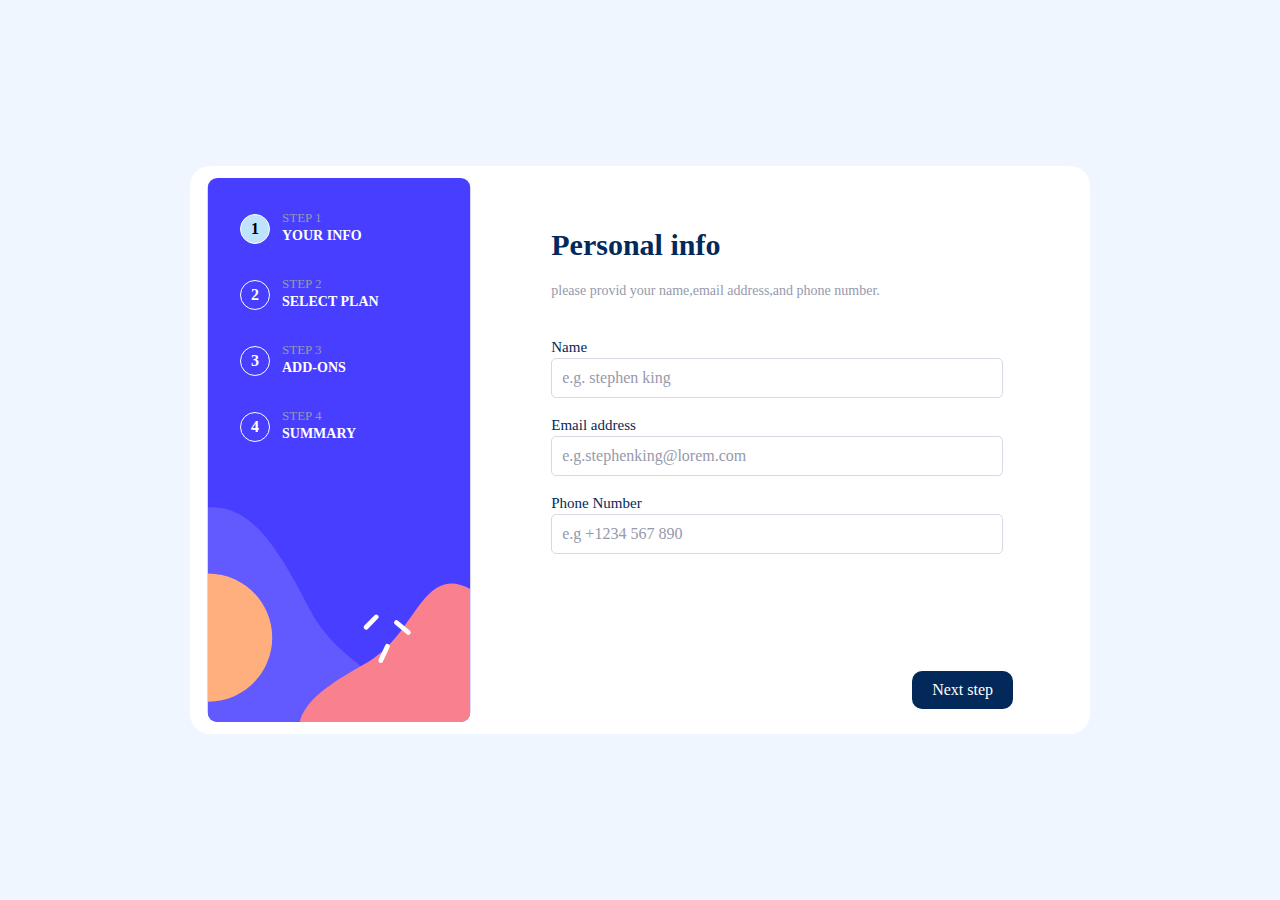
<file: index.html>
<!DOCTYPE html>
<html lang="en">
  <head>
    <meta charset="UTF-8" />
    <meta name="viewport" content="width=device-width, initial-scale=1.0" />
    <title>multi-step-form-main</title>
    <link rel="stylesheet" href="css/normalize.css" />
    <link rel="stylesheet" href="css/master.css" />
    <script src="js/main.js" defer></script>
  </head>
  <body>
    <div class="container">
      <div class="all-countant">
        <nav>
          <img src="images/bg-sidebar-desktop.svg" alt="backGround" />
          <div class="conta">
            <ul>
              <span class="activ">1</span>
              <p>STEP 1</p>
              <li>YOUR INFO</li>
            </ul>
            <ul>
              <span>2</span>
              <p>STEP 2</p>
              <li>SELECT PLAN</li>
            </ul>
            <ul>
              <span>3</span>
              <p>STEP 3</p>
              <li>ADD-ONS</li>
            </ul>
            <ul>
              <span>4</span>
              <p>STEP 4</p>
              <li>SUMMARY</li>
            </ul>
          </div>
        </nav>
        <main>
          <div id="box2">
            <h2>Personal info</h2>
            <p>please provid your name,email address,and phone number.</p>
            <!-- <form action="#" method="post"> -->
            <div class="formm" id="form">
              <label class="theLabel" for="name"
                >Name <span>This field is required</span></label
              >
              <input
                onkeyup="theChek(this.id)"
                type="text"
                id="name"
                name="name"
                placeholder="e.g. stephen king"
                required
              /><br /><br />

              <label for="email" class="theLabel"
                >Email address <span>This field is required</span></label
              >
              <input
                onkeyup="theChek(this.id)"
                type="email"
                id="email"
                name="email"
                placeholder="e.g.stephenking@lorem.com"
                required
              /><br /><br />

              <label for="phone" class="theLabel"
                >Phone Number <span>This field is required</span></label
              >
              <input
                onkeyup="theChek(this.id)"
                type="tel"
                id="phone"
                name="phone"
                placeholder="e.g +1234 567 890"
                required
              /><br /><br />
            </div>
            <!-- </form> -->
          </div>
        </main>
        <footer>
          <button class="theBtnnn" id="btn" type="submit">
            <a href="SELECT PLAN.html">Next step</a>
          </button>
        </footer>
      </div>
    </div>
  </body>
</html>
</file>
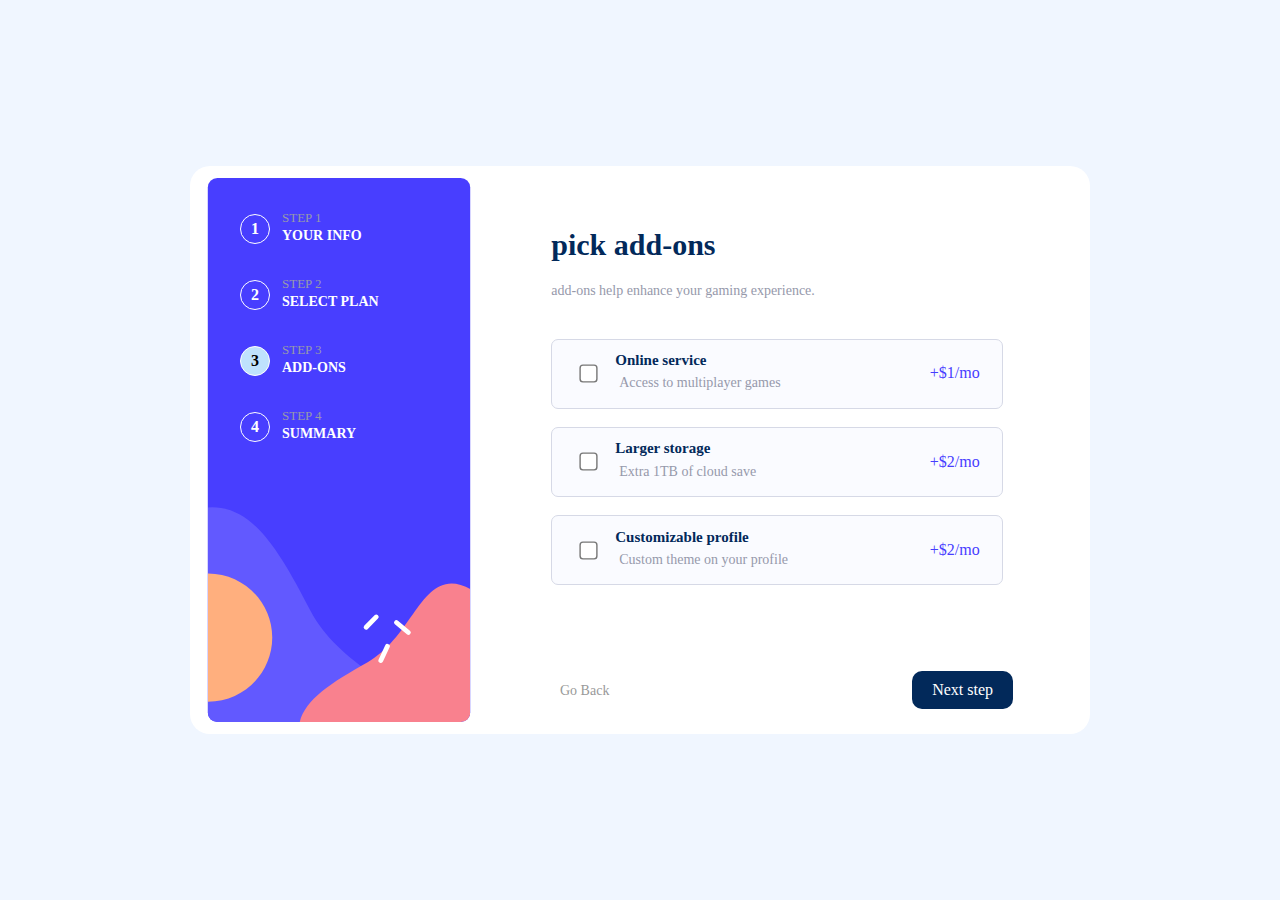
<file: ADD-ONS.html>
<!DOCTYPE html>
<html lang="en">
  <head>
    <meta charset="UTF-8" />
    <meta name="viewport" content="width=device-width, initial-scale=1.0" />
    <title>ADD-ONS</title>
    <link rel="stylesheet" href="css/normalize.css" />
    <link rel="stylesheet" href="css/master.css" />
    <script src="js/main.js" defer></script>
  </head>
  <body>
    <div class="container">
      <div class="all-countant">
        <nav>
          <img src="images/bg-sidebar-desktop.svg" alt="backGround" />
          <div class="conta">
            <ul>
              <span class="">1</span>
              <p>STEP 1</p>
              <li>YOUR INFO</li>
            </ul>
            <ul>
              <span>2</span>
              <p>STEP 2</p>
              <li>SELECT PLAN</li>
            </ul>
            <ul>
              <span class="activ">3</span>
              <p>STEP 3</p>
              <li>ADD-ONS</li>
            </ul>
            <ul>
              <span>4</span>
              <p>STEP 4</p>
              <li>SUMMARY</li>
            </ul>
          </div>
        </nav>
        <main>
          <div id="box2">
            <h2>pick add-ons</h2>
            <p>add-ons help enhance your gaming experience.</p>
            <div class="theBigest">
              <input type="checkbox" class="myCheckbox" />
              <div class="theSmallerbox">
                <div class="smallest">
                  <span>Online service</span>
                  <p>Access to multiplayer games</p>
                </div>
              </div>
              <span class="theeprice">+$1/mo</span>
            </div>
            <br />
            <div class="theBigest">
              <input type="checkbox" class="myCheckbox" />
              <div class="theSmallerbox">
                <div class="smallest">
                  <span>Larger storage</span>
                  <p>Extra 1TB of cloud save</p>
                </div>
              </div>
              <span class="theeprice">+$2/mo</span>
            </div>
            <br />
            <div class="theBigest">
              <input type="checkbox" class="myCheckbox" />
              <div class="theSmallerbox">
                <div class="smallest">
                  <span>Customizable profile</span>
                  <p>Custom theme on your profile</p>
                </div>
              </div>
              <span class="theeprice">+$2/mo</span>
            </div>
          </div>
        </main>
        <footer>
          <button onclick="moveon()" class="theBtnnn" id="btn3" type="submit">
            <a>Next step</a>
          </button>
          <button onclick="moveBack()" id="backBtn"><a>Go Back</a></button>
        </footer>
      </div>
    </div>

    <script>
      function moveon() {
        location.pathname = "SUMMARY.html";
      }
      function moveBack() {
        location.pathname = "SELECT PLAN.html";
      }
    </script>
  </body>
</html>
</file>
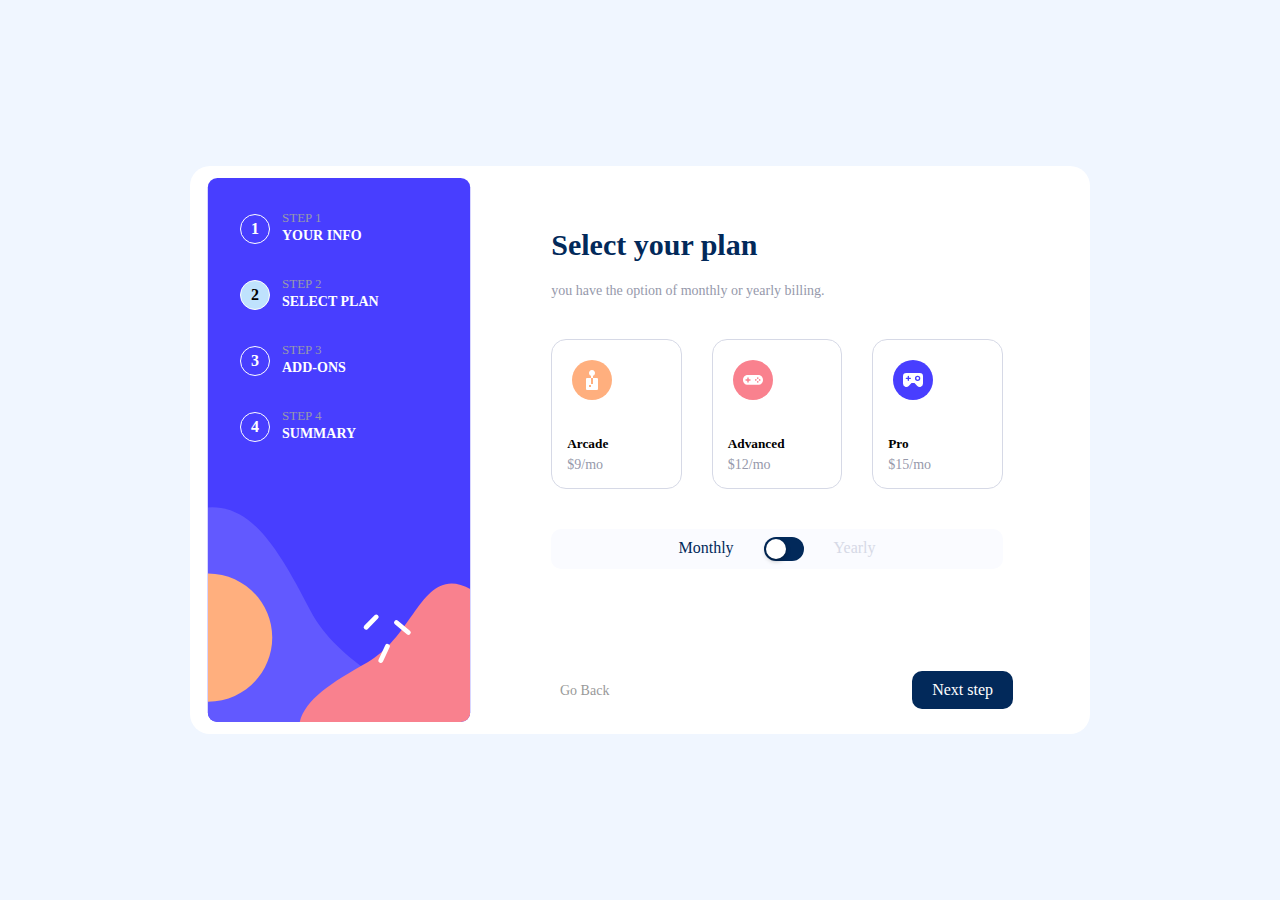
<file: SELECT PLAN.html>
<!DOCTYPE html>
<html lang="en">
  <head>
    <meta charset="UTF-8" />
    <meta name="viewport" content="width=device-width, initial-scale=1.0" />
    <title>Select your plan</title>
    <link rel="stylesheet" href="css/normalize.css" />
    <link rel="stylesheet" href="css/master.css" />
    <script src="js/main.js" defer></script>
    <script src="js/two.js" defer></script>

    <style>
      #backBtn {
        left: 20px;
      }
    </style>
  </head>
  <body>
    <div class="container">
      <div class="all-countant">
        <nav>
          <img src="images/bg-sidebar-desktop.svg" alt="backGround" />
          <div class="conta">
            <ul>
              <span class="">1</span>
              <p>STEP 1</p>
              <li>YOUR INFO</li>
            </ul>
            <ul>
              <span class="activ">2</span>
              <p>STEP 2</p>
              <li>SELECT PLAN</li>
            </ul>
            <ul>
              <span>3</span>
              <p>STEP 3</p>
              <li>ADD-ONS</li>
            </ul>
            <ul>
              <span>4</span>
              <p>STEP 4</p>
              <li>SUMMARY</li>
            </ul>
          </div>
        </nav>

        <main>
          <div id="box2">
            <h2>Select your plan</h2>
            <p>you have the option of monthly or yearly billing.</p>

            <div class="theBigBox">
              <div id="arcade" onclick="toggleClass(this.id)" class="smalbox">
                <img src="images/icon-arcade.svg" />
                <div class="smallDiv">
                  <h5>Arcade</h5>
                  <p>$9/mo</p>
                  <span class="theSpaan" style="display: none"
                    >2 months free</span
                  >
                </div>
              </div>
              <div id="advanced" onclick="toggleClass(this.id)" class="smalbox">
                <img src="images/icon-advanced.svg" />
                <div class="smallDiv">
                  <h5>Advanced</h5>
                  <p>$12/mo</p>
                  <span class="theSpaan" style="display: none"
                    >2 months free</span
                  >
                </div>
              </div>
              <div id="pro" onclick="toggleClass(this.id)" class="smalbox">
                <img src="images/icon-pro.svg" />
                <div class="smallDiv">
                  <h5>Pro</h5>
                  <p>$15/mo</p>
                  <span class="theSpaan" style="display: none"
                    >2 months free</span
                  >
                </div>
              </div>
            </div>

            <div class="togolrBoxx">
              <span>Monthly</span>
              <div class="toggle-switch">
                <input class="toggle-input" id="toggle" type="checkbox" /><label
                  class="toggle-label"
                  onclick="theToggol()"
                  for="toggle"
                ></label>
              </div>
              <span>Yearly</span>
            </div>
          </div>
        </main>
        <footer>
          <button onclick="moveBack()" id="backBtn">
            <a href="index.html">Go Back</a>
          </button>
          <button class="theBtnnn" id="btn2" type="submit">
            <a href="ADD-ONS.html">Next step</a>
          </button>
        </footer>
      </div>
    </div>
  </body>
</html>
</file>
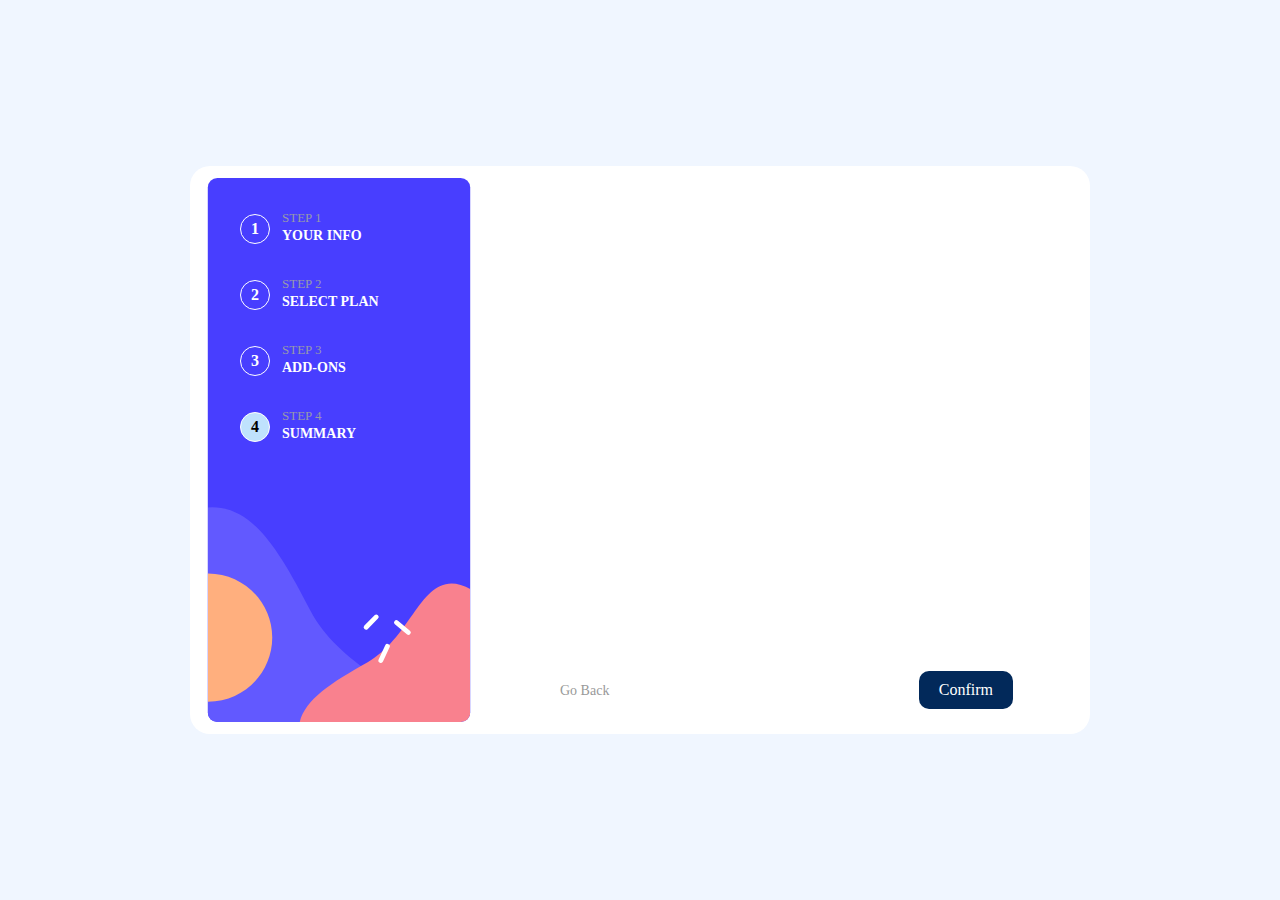
<file: SUMMARY.html>
<!DOCTYPE html>
<html lang="en">
  <head>
    <meta charset="UTF-8" />
    <meta name="viewport" content="width=device-width, initial-scale=1.0" />
    <title>SUMMARY</title>
    <link rel="stylesheet" href="css/normalize.css" />
    <link rel="stylesheet" href="css/master.css" />
    <script src="js/page4.js" defer></script>
    <style>
      .finshUp {
        width: 100%;
      }
      hr {
        margin-inline: auto;
        border-color: hsl(231deg 100% 99% / 33%);
      }
      .yearly-monthly {
        display: flex;
        align-items: center;
        justify-content: space-between;
        color: hsl(213, 96%, 18%);
        font-weight: bold;
        font-size: 16px;
        margin-bottom: 8px;
      }
      #box2 a {
        margin-bottom: 8px;
      }
      .changey {
        text-decoration: underline;
        color: hsl(231, 11%, 63%);
        font-size: 15px;
      }
      #one,
      #two,
      #three,
      .total {
        display: flex;
        align-items: center;
        justify-content: space-between;
        margin-bottom: 15px;
      }
      #one p,
      #two p,
      #three p {
        margin: 0 !important;
      }
      #one span,
      #two span,
      #three span {
        color: hsl(213, 96%, 18%);
        font-size: 13px;
        font-weight: 500;
      }
      .finshUp {
        background-color: hsl(231, 100%, 99%);
        padding: 25px 18px 15px 18px;
        margin-bottom: 15px;
        border-radius: 15px;
      }
      .total p {
        margin: 0 0 0 18px !important;
      }
      .total span {
        color: hsl(243, 100%, 62%);
        font-weight: bold;
        margin-right: 18px;
      }
    </style>
  </head>
  <body>
    <div class="container">
      <div class="all-countant">
        <nav>
          <img src="images/bg-sidebar-desktop.svg" alt="backGround" />
          <div class="conta">
            <ul>
              <span>1</span>
              <p>STEP 1</p>
              <li>YOUR INFO</li>
            </ul>
            <ul>
              <span>2</span>
              <p>STEP 2</p>
              <li>SELECT PLAN</li>
            </ul>
            <ul>
              <span>3</span>
              <p>STEP 3</p>
              <li>ADD-ONS</li>
            </ul>
            <ul>
              <span class="activ">4</span>
              <p>STEP 4</p>
              <li>SUMMARY</li>
            </ul>
          </div>
        </nav>
        <main>
          <div id="box2"></div>
        </main>
        <footer>
          <button class="theBtnnn" id="btn4" type="submit">
            <a href="#">Confirm</a>
          </button>
          <button onclick="moveBack()" id="backBtn">
            <a>Go Back</a>
          </button>
        </footer>
      </div>
    </div>
    <script>
      function moveBack() {
        location.pathname = "ADD-ONS.html";
      }
    </script>
  </body>
</html>
</file>
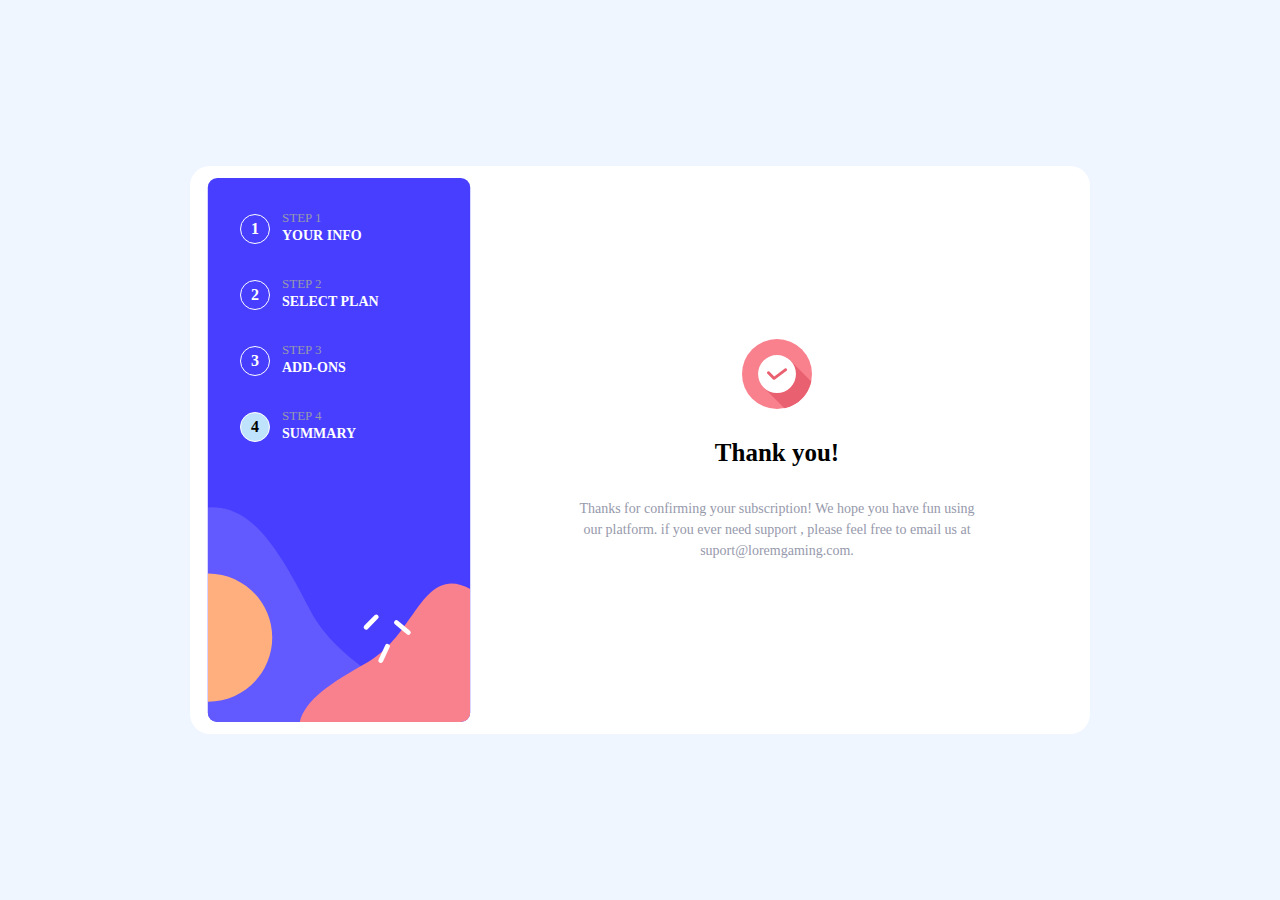
<file: ThankYou.html>
<!DOCTYPE html>
<html lang="en">
  <head>
    <meta charset="UTF-8" />
    <meta name="viewport" content="width=device-width, initial-scale=1.0" />
    <title>ADD-ONS</title>
    <link rel="stylesheet" href="css/normalize.css" />
    <link rel="stylesheet" href="css/master.css" />
    <script src="js/main.js" defer></script>
    <style>
      .thxYou {
        display: flex;
        justify-content: center;
        align-items: center;
        flex-direction: column;
        width: 100%;
        height: 100%;
      }
      .thxYou img {
        width: 70px;
      }
      .thxYou h2 {
        margin: 30px 0;
        font-size: 25px;
      }
      .thxYou p {
        font-size: 14px;
        color: hsl(231, 11%, 63%);
        width: 66%;
        line-height: 1.5;
        text-align: center;
      }
    </style>
  </head>
  <body>
    <div class="container">
      <div class="all-countant">
        <nav>
          <img src="images/bg-sidebar-desktop.svg" alt="backGround" />
          <div class="conta">
            <ul>
              <span class="">1</span>
              <p>STEP 1</p>
              <li>YOUR INFO</li>
            </ul>
            <ul>
              <span>2</span>
              <p>STEP 2</p>
              <li>SELECT PLAN</li>
            </ul>
            <ul>
              <span>3</span>
              <p>STEP 3</p>
              <li>ADD-ONS</li>
            </ul>
            <ul>
              <span class="activ">4</span>
              <p>STEP 4</p>
              <li>SUMMARY</li>
            </ul>
          </div>
        </nav>
        <main>
          <div class="thxYou">
            <img src="images/icon-thank-you.svg" alt="Thx" />
            <h2>Thank you!</h2>
            <p>
              Thanks for confirming your subscription! We hope you have fun
              using our platform. if you ever need support , please feel free to
              email us at suport@loremgaming.com.
            </p>
          </div>
        </main>
      </div>
    </div>
  </body>
</html>
</file>
<file: css/master.css>
* {
  font-family: Ubuntu;
  box-sizing: border-box;
  padding: 0;
  margin: 0;
}

:root {
  --main-color: hsl(213, 96%, 18%);
  --scend-color: hsl(243, 100%, 62%);
}

body {
  background-color: hsl(217, 100%, 97%);
}
label {
  display: block;
}

ul {
  list-style: none;
}

.all-countant {
  width: 900px;
  height: 568px;
  background-color: hsl(0, 0%, 100%);
  position: absolute;
  top: 50%;
  left: 50%;
  transform: translate(-50%, -50%);
  display: flex;
  padding: 12px;
  border-radius: 20px;
  -webkit-border-radius: 20px;
  -moz-border-radius: 20px;
  -ms-border-radius: 20px;
  -o-border-radius: 20px;
  -webkit-transform: translate(-50%, -50%);
  -moz-transform: translate(-50%, -50%);
  -ms-transform: translate(-50%, -50%);
  -o-transform: translate(-50%, -50%);
}

nav {
  width: 274px;
  height: 100%;
  position: relative;
}
nav img {
  width: 100%;
  height: 100%;
  position: absolute;
  z-index: -1;
}

nav ul {
  display: flex;
  flex-direction: column;
  align-items: center;
  position: relative;
}

nav ul li {
  color: white;
  font-weight: bold;
  font-size: 14px;
  margin-top: 50px;
  position: relative;
}

nav ul p {
  position: absolute;
  font-size: 13px;
  bottom: 18px;
  color: hsl(231, 11%, 63%);
  left: 0px;
}

.conta {
  width: 50%;
  margin-left: 80px;
  display: flex;
  flex-direction: column;
  align-items: flex-start;
}

nav ul span {
  position: absolute;
  width: 30px;
  height: 30px;
  background-color: transparent;
  border: 1px solid white;
  border-radius: 50%;
  -webkit-border-radius: 50%;
  -moz-border-radius: 50%;
  -ms-border-radius: 50%;
  -o-border-radius: 50%;
  display: flex;
  justify-content: center;
  align-items: center;
  color: white;
  left: -42px;
  top: 36px;
  font-weight: bold;
}

nav ul span:hover,
.activ {
  background-color: hsl(206, 94%, 87%);
  color: black;
}

main {
  flex: 1;
  position: relative;
}

#box2 {
  width: 75%;
  margin-inline: auto;
  margin-top: 50px;
}

#box2 h2 {
  font-size: 30px;
  margin-bottom: 20px;
  color: var(--main-color);
}

#box2 p {
  font-size: 14px;
  color: hsl(231, 11%, 63%);
  margin-bottom: 40px;
}

#box2 label {
  color: var(--main-color);
  font-weight: 500;
  margin-bottom: 2px;
  font-size: 15px;
  position: relative;
}

#box2 label span {
  position: absolute;
  right: 0;
  color: hsl(354, 84%, 57%);
  font-size: 13px;
  font-weight: bold;
  display: none;
}

#box2 div input:not(.span.theeprice):not(.toggle-input):not(.myCheckbox) {
  padding: 10px;
  width: 100%;
  border: 1px solid hsl(229, 24%, 87%);
  border-radius: 5px;
  -webkit-border-radius: 5px;
  -moz-border-radius: 5px;
  -ms-border-radius: 5px;
  -o-border-radius: 5px;
  font-weight: 500;
  outline: none;
  color: var(--main-color);
}
#box2 div input:not(.theBtnnn)::placeholder {
  color: hsl(231, 11%, 63%);
}

.theBtnnn a {
  color: hsl(0, 0%, 100%);
}
.theBtnnn {
  padding: 10px 20px;
  background-color: var(--main-color);

  position: absolute;
  bottom: 25px;
  right: 77px;
  border-radius: 10px;
  -webkit-border-radius: 10px;
  -moz-border-radius: 10px;
  -ms-border-radius: 10px;
  -o-border-radius: 10px;
  cursor: pointer;
  border: none;
}

.theBtnnn:hover {
  background-color: hsl(212.87deg 78.46% 35.32%);
}

.theBigBox {
  display: flex;
  column-gap: 30px;
}

.smalbox {
  width: 150px;
  height: 150px;
  border: 1px solid hsl(229, 24%, 87%);
  border-radius: 15px;
  -webkit-border-radius: 15px;
  -moz-border-radius: 15px;
  -ms-border-radius: 15px;
  -o-border-radius: 15px;
  position: relative;
  display: grid;
  align-items: flex-end;
  padding: 0 0 15px 15px;
  cursor: pointer;
}

.smalbox.active {
  border: 1.5px solid hsl(212.87deg 78.46% 35.32%);
}

.smalbox:hover {
  border: 1.5px solid hsl(212.87deg 78.46% 35.32%);
}

.smalbox img {
  position: absolute;
  top: 20px;
  left: 20px;
}

.smalbox h5 {
  margin-bottom: 5px;
}

.smalbox .smallDiv p {
  margin: 0 !important;
}
.togolrBoxx {
  background-color: hsl(231, 100%, 99%);
  width: 100%;
  height: 40px;
  margin-top: 40px;
  position: relative;
  border-radius: 10px;
  -webkit-border-radius: 10px;
  -moz-border-radius: 10px;
  -ms-border-radius: 10px;
  -o-border-radius: 10px;
  display: flex;
  align-items: center;
  justify-content: center;
}

/* Genel stil */
.toggle-switch {
  position: relative;
  display: inline-block;
  width: 40px;
  height: 24px;
  margin: 0 30px;
}

/* Giriş stil */
.toggle-switch .toggle-input {
  display: none;
}

/* Anahtarın stilinin etrafındaki etiketin stil */
.toggle-switch .toggle-label {
  position: absolute;
  top: 0;
  left: 0;
  width: 40px;
  height: 24px;
  background-color: var(--main-color);
  border-radius: 34px;
  cursor: pointer;
  transition: background-color 0.3s;
  -webkit-transition: background-color 0.3s;
  -moz-transition: background-color 0.3s;
  -ms-transition: background-color 0.3s;
  -o-transition: background-color 0.3s;
}

/* Anahtarın yuvarlak kısmının stil */
.toggle-switch .toggle-label::before {
  content: "";
  position: absolute;
  width: 20px;
  height: 20px;
  border-radius: 50%;
  top: 2px;
  left: 2px;
  background-color: #fff;
  box-shadow: 0px 2px 5px 0px rgba(0, 0, 0, 0.3);
  transition: transform 0.3s;
  -webkit-transition: transform 0.3s;
  -moz-transition: transform 0.3s;
  -ms-transition: transform 0.3s;
  -o-transition: transform 0.3s;
}

/* Anahtarın etkin hale gelmesindeki stil değişiklikleri */
*/ .toggle-switch .toggle-input:checked + .toggle-label {
  background-color: var(--main-color);
}

.toggle-switch .toggle-input:checked + .toggle-label::before {
  transform: translateX(16px);
}

/* Light tema */
.toggle-switch.light .toggle-label {
  background-color: #bebebe;
}

.toggle-switch.light .toggle-input:checked + .toggle-label {
  background-color: #9b9b9b;
}

.toggle-switch.light .toggle-input:checked + .toggle-label::before {
  transform: translateX(6px);
}

/* Dark tema */
.toggle-switch.dark .toggle-label {
  background-color: #4b4b4b;
}

.toggle-switch.dark .toggle-input:checked + .toggle-label {
  background-color: #717171;
}

.toggle-switch.dark .toggle-input:checked + .toggle-label::before {
  transform: translateX(16px);
}

.togolrBoxx span:first-child {
  color: rgb(2, 42, 90);
}
.togolrBoxx span:last-child {
  color: hsl(229, 24%, 87%);
}

a {
  text-decoration: none;
}

button#backBtn a {
  color: hsl(0deg 0% 59.88%);
}
button#backBtn {
  padding: 10px 20px;

  cursor: pointer;
  border: none;
  background-color: white;
  position: absolute;
  bottom: 25px;
  font-size: 14px;
  font-weight: 500;
  left: 350px;
}

button#backBtn:hover {
  color: var(--main-color);
}

span.theSpaan {
  font-size: 14px;
  color: var(--main-color);
  margin-top: 4px;
}

.theBigest {
  width: 100%;
  height: 70px;
  display: flex;
  align-items: center;
  border: 1px solid hsl(229, 24%, 87%);
  border-radius: 7px;
  -webkit-border-radius: 7px;
  -moz-border-radius: 7px;
  -ms-border-radius: 7px;
  -o-border-radius: 7px;
  /* cursor: pointer; */
  background-color: hsl(231, 100%, 99%);
}

.smallest p {
  margin: 4px !important;
}
.smallest span:first-child {
  color: var(--main-color);
  font-weight: bold;
  font-size: 15px;
}
input.myCheckbox {
  transform: scale(1.4);
  cursor: pointer;
  margin: 0 20px 0 30px;
  -webkit-transform: scale(1.4);
  -moz-transform: scale(1.4);
  -ms-transform: scale(1.4);
  -o-transform: scale(1.4);
}

.smallest {
  display: flex;
  flex-direction: column;
  row-gap: 2px;
}

span.theeprice {
  color: var(--scend-color);
  font-size: 16px;
  margin-left: auto;
  padding: 22px;
}

#btn4:hover {
  background: rgb(71 61 255 / 79%) !important;
}
.changey {
  cursor: pointer;
}

.changey:hover {
  color: var(--scend-color);
}

/* \\\\\\\\\\\\\\\\\\\\\\\\\\\\\\\\\\\\\\\\\\\\\\\\\\\\\\\\\ Mobile D here */

@media (max-width: 900px) {
  .all-countant {
    width: 370px;
    display: flex;
    flex-direction: column;
    padding: 0;
    height: 744px;
    position: relative;
    transform: translate(0%, 0%);
    -webkit-transform: translate(0%, 0%);
    -moz-transform: translate(0%, 0%);
    -ms-transform: translate(0%, 0%);
    -o-transform: translate(0%, 0%);
    top: 0;
    left: 0%;
  }
  .container {
    display: flex;
    justify-content: center;
  }
  body {
    background-color: hsl(231, 100%, 99%);
  }
  nav img {
    display: none;
  }
  nav {
    display: flex;
    width: 100%;
    height: 150px;
    background-image: url("../images/bg-sidebar-mobile.svg");
    background-size: cover;
  }

  nav ul li,
  nav ul p {
    display: none;
  }

  .conta {
    width: 100%;
    display: flex;
    flex-direction: row;
    align-items: flex-start;
    column-gap: 15px;
    margin-left: 140px;
  }

  nav ul span {
    position: relative;
    width: 35px;
    height: 35px;
  }
  main {
    width: 100%;
    background-color: hsl(217, 100%, 97%);
    height: 80%;
  }
  #box2 {
    background-color: white;
    width: 93%;
    margin: 0;
    position: absolute;
    top: -51px;
    left: 3.5%;
    border-radius: 10px;
    -webkit-border-radius: 10px;
    -moz-border-radius: 10px;
    -ms-border-radius: 10px;
    -o-border-radius: 10px;
    padding: 27px;
  }

  main #box2 h2 {
    font-size: 25px;
    margin-bottom: 7px;
  }

  main #box2 p {
    font-size: 18px;
    line-height: 1.4;
    margin-bottom: 15px;
  }

  main #box2 .form input {
    margin-top: 10px;
  }

  #box2 label {
    margin-bottom: 2px;
    font-size: 14px;
  }

  footer {
    position: relative;
    width: 100%;
    height: 70px;
    background-color: white;
    display: flex;
    align-items: center;
    justify-content: flex-end;
  }

  footer .theBtnnn {
    position: absolute;
    bottom: 16px;
    right: 22px;
    border-radius: 4px;
    -webkit-border-radius: 4px;
    -moz-border-radius: 4px;
    -ms-border-radius: 4px;
    -o-border-radius: 4px;
  }
  .theBigBox {
    display: flex;
    flex-direction: column;
    row-gap: 15px;
  }
  .theBigBox .smalbox {
    width: 100%;
    height: 80px;
  }
  .theBigBox .smalbox .smallDiv {
    margin-left: 70px;
  }
  .theBigBox .smalbox .smallDiv h5 {
    font-size: 16px;
    color: var(--main-color);
  }
  button#backBtn {
    left: 20px;
    bottom: 16px;
  }

  .theBigest .theSmallerbox p {
    font-size: 13px !important;
  }
  .theBigest .theSmallerbox {
    flex: 1;
  }
  span.theeprice {
    padding: 0;
    margin-right: 10px;
    font-size: 14px;
  }
  input.myCheckbox {
    margin: 0 16px 0 15px;
  }
  .smallest {
    row-gap: 0;
  }
  .thxYou {
    background-color: white;
    width: 93% !important;
    margin: 0;
    position: absolute;
    top: -51px;
    left: 3.5%;
    border-radius: 10px;
    -webkit-border-radius: 10px;
    -moz-border-radius: 10px;
    -ms-border-radius: 10px;
    -o-border-radius: 10px;
    padding: 27px;
    height: 80% !important;
  }
  .thxYou p {
    width: 67% !important;
  }
}

/* @media (max-height: 668px) {
  #box2 {
    padding: 27px 27px 40px 27px;
    height: 110%;
  }
  .togolrBoxx {
    background-color: hsl(231, 100%, 99%);
    width: 100%;
    height: 36px;
    margin-top: 20px;
    position: relative;
    border-radius: 10px;
    -webkit-border-radius: 10px;
    -moz-border-radius: 10px;
    -ms-border-radius: 10px;
    -o-border-radius: 10px;
    display: flex;
    align-items: center;
    justify-content: center;
  }
  footer {
    height: 50px;
  }
  footer .theBtnnn {
    position: absolute;
    bottom: 7px;
    right: 22px;
  }
  button#backBtn {
    left: 20px;
    bottom: 7px;
  }
  main #box2 p {
    font-size: 13px;
    line-height: 1.5;
    margin-bottom: 25px;
  }
} */
</file>
